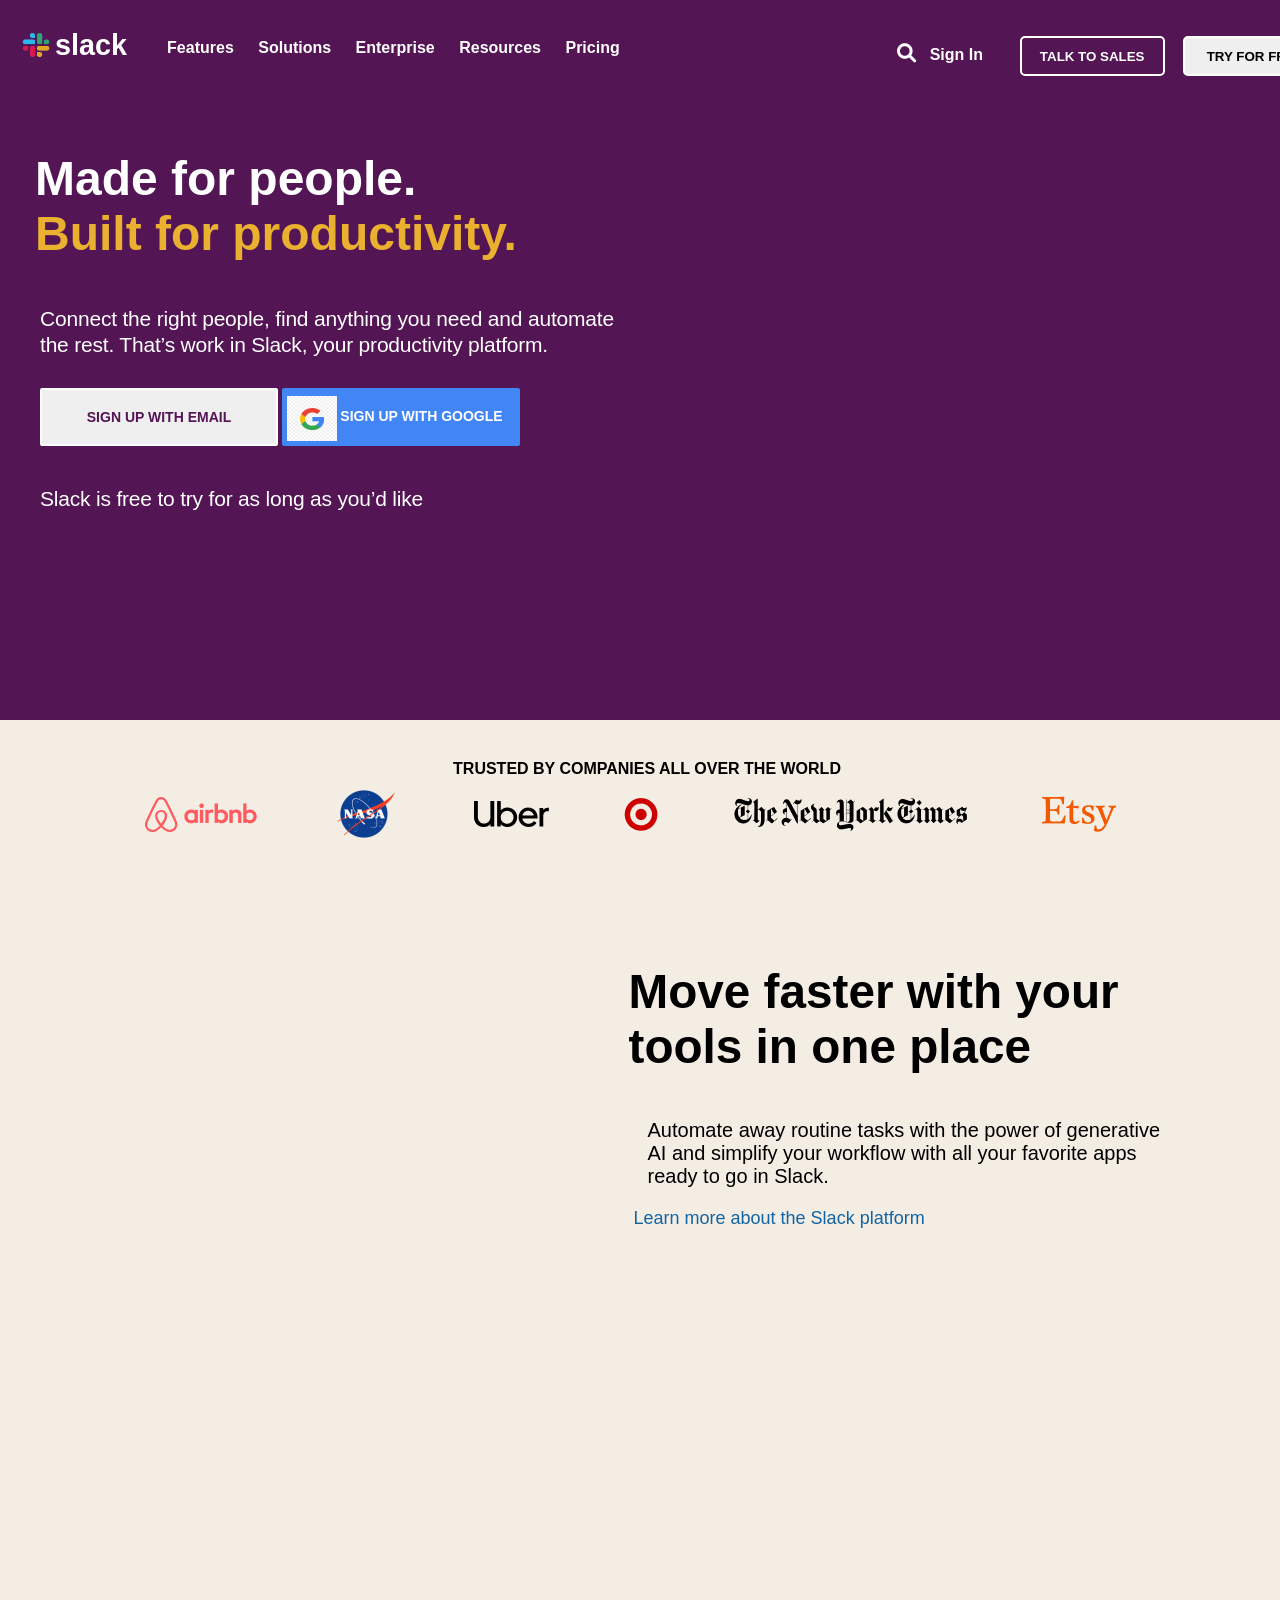
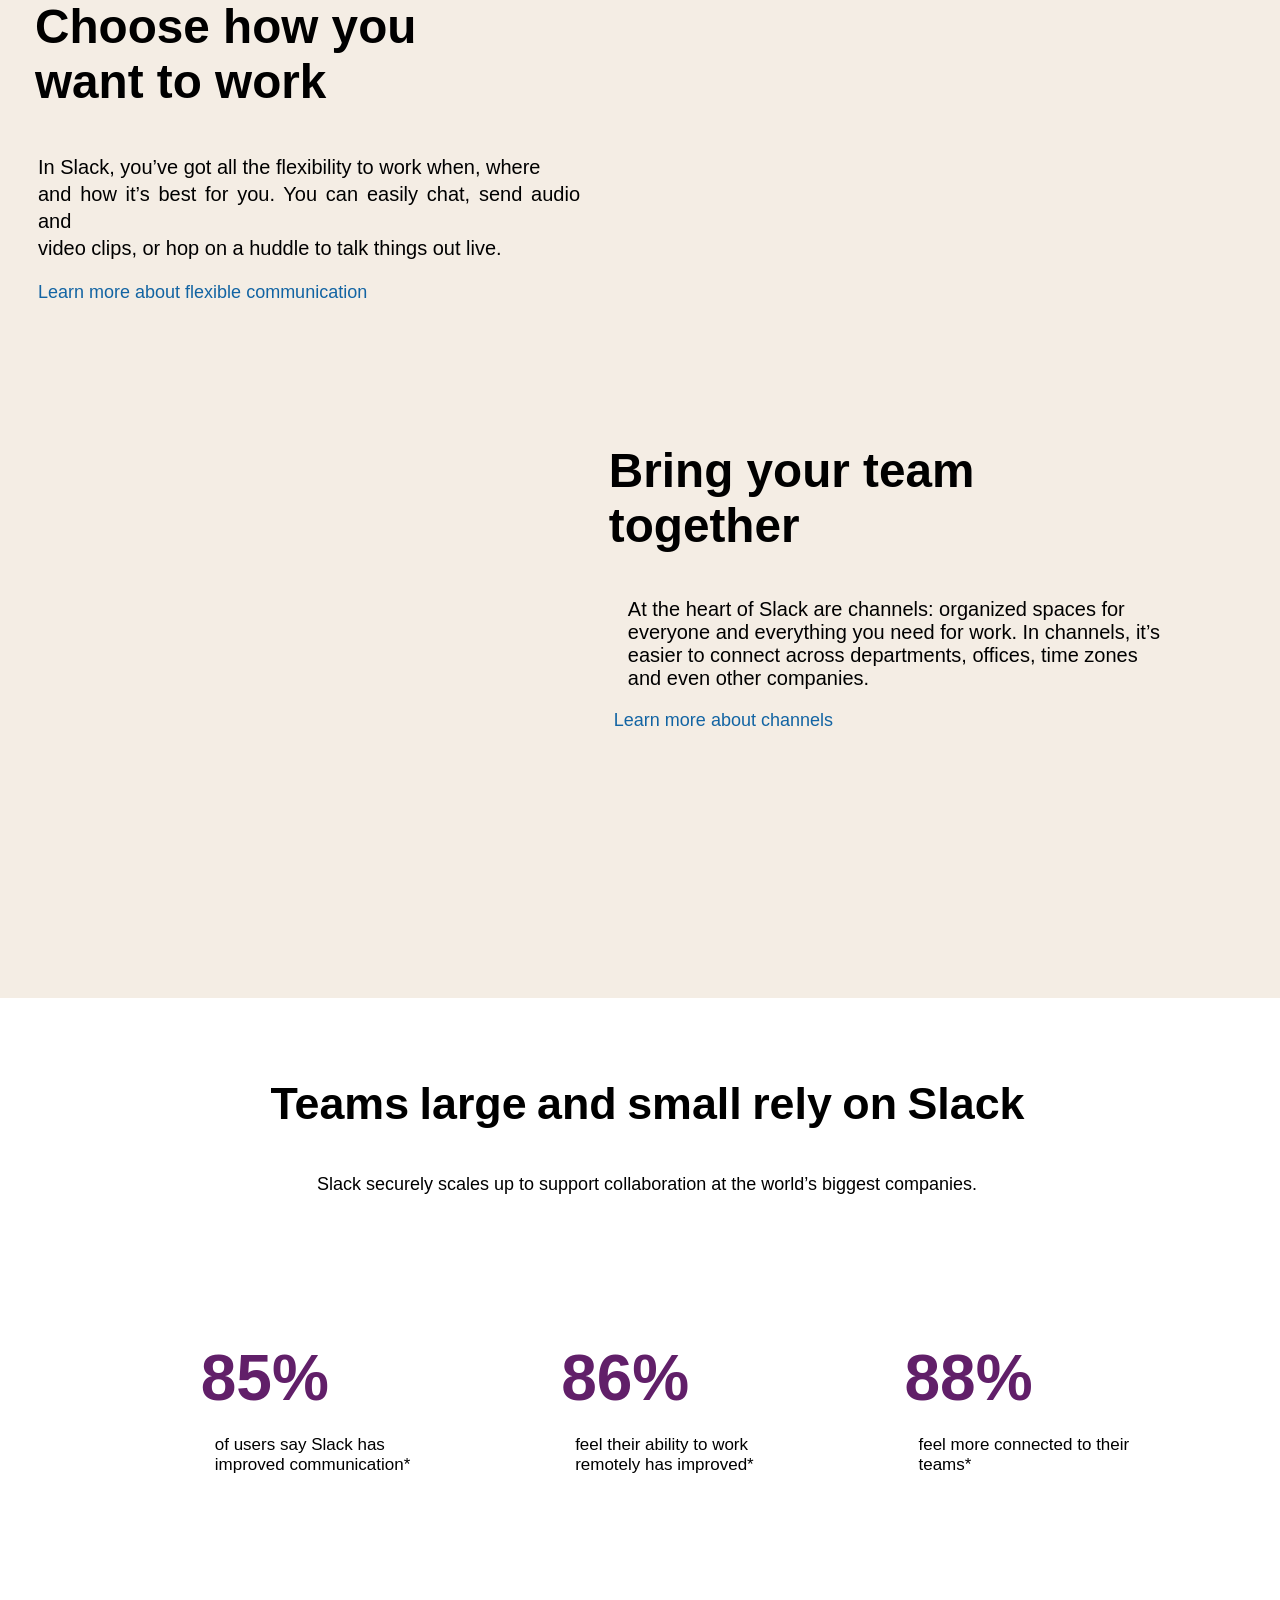
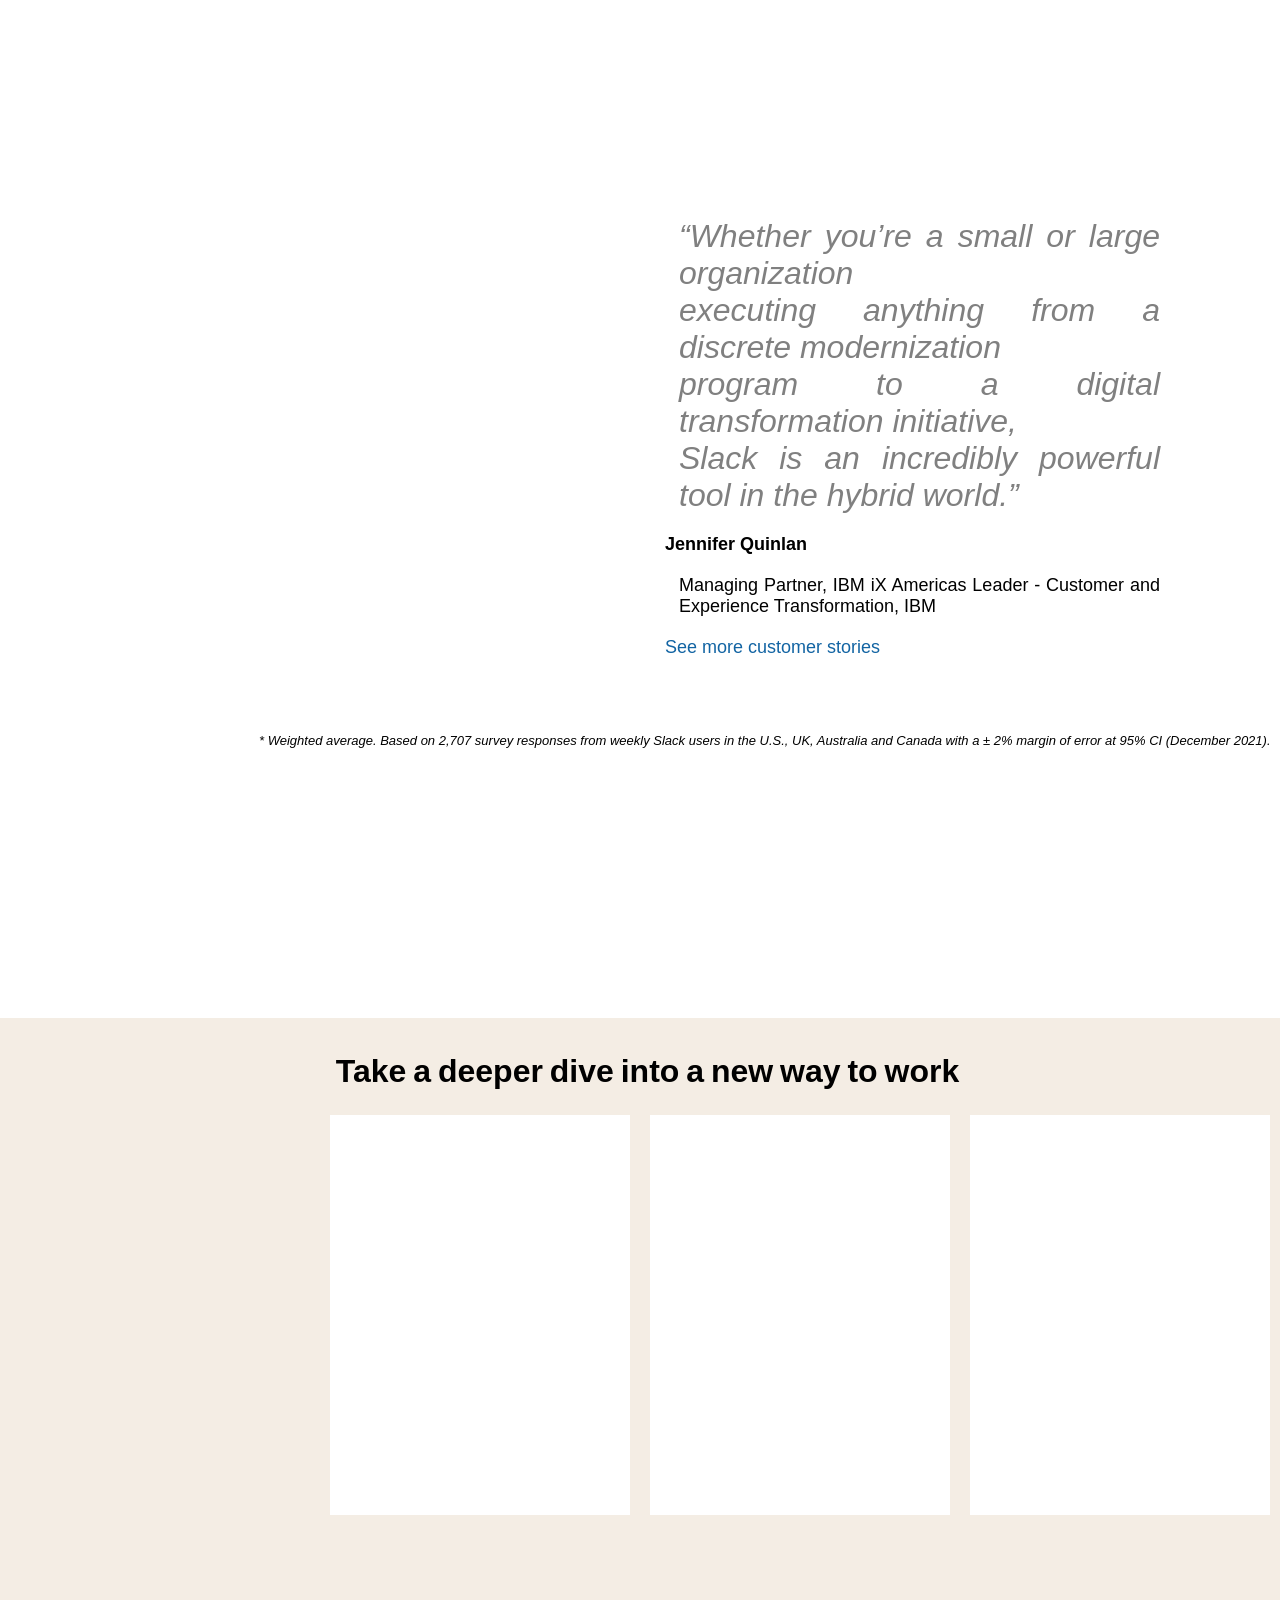
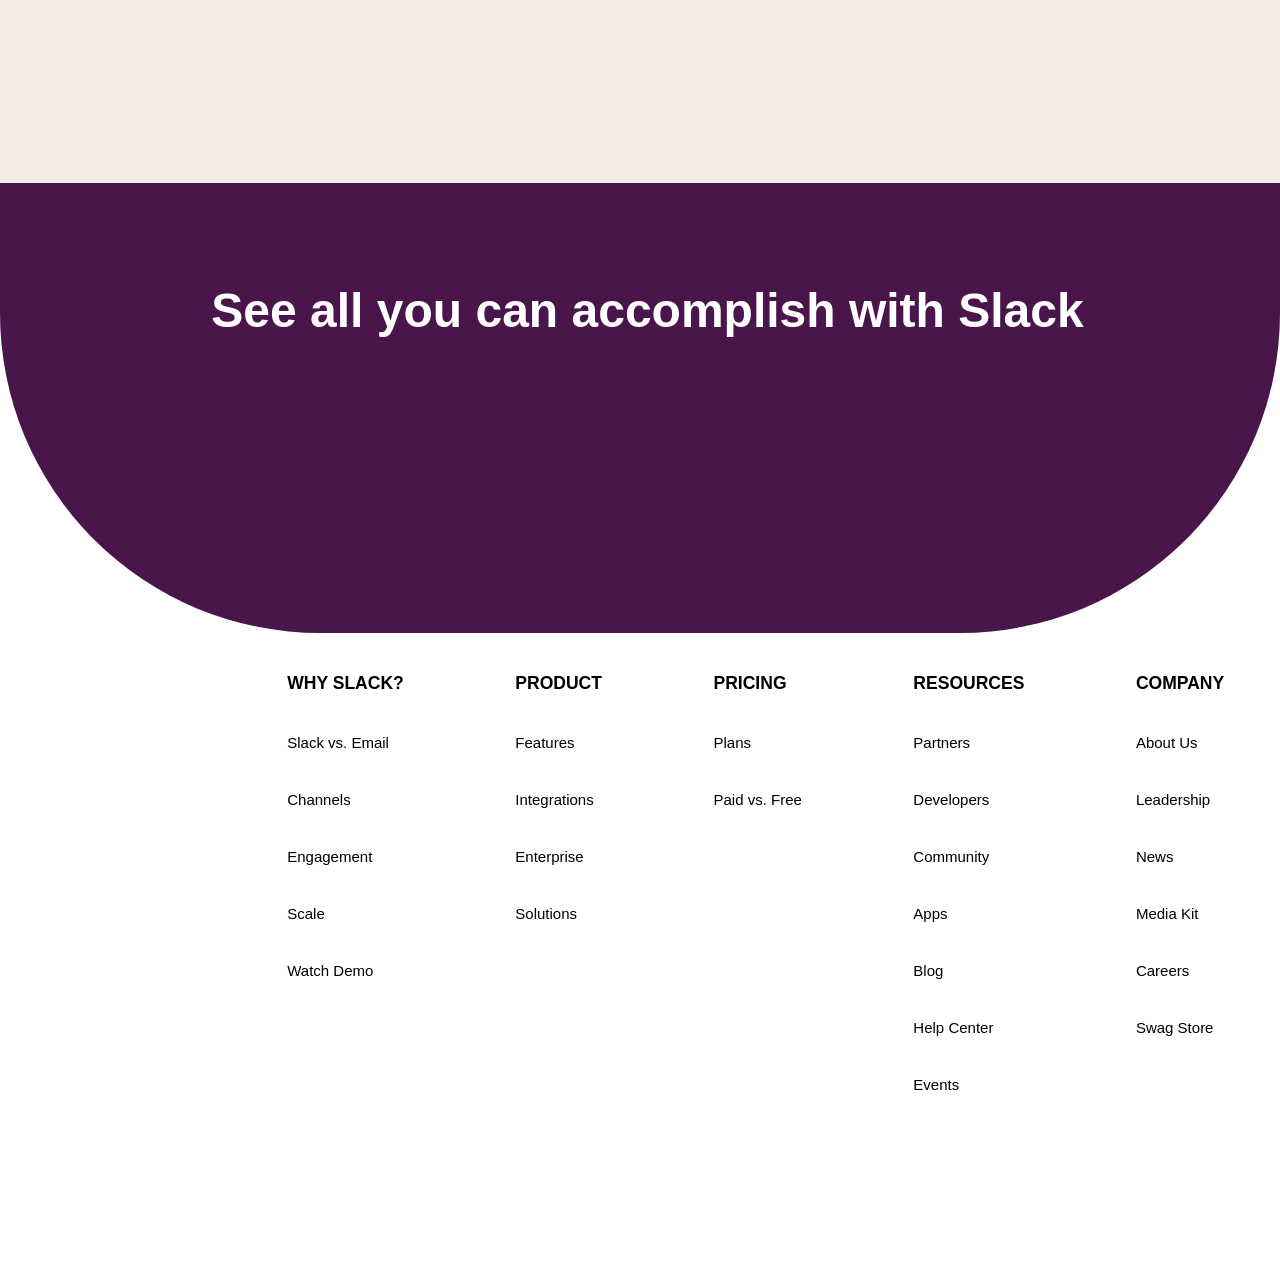
<file: index.html>
<!DOCTYPE html>
<html lang="en">
  <head>
    <meta charset="UTF-8" />
    <meta name="viewport" content="width=device-width, initial-scale=1.0" />
    <title>Slack2Com</title>
    <link rel="stylesheet" href="style.css" />
    <link
      rel="stylesheet"
      href="https://cdnjs.cloudflare.com/ajax/libs/font-awesome/6.0.0/css/all.min.css"
    />

    <link href="https://unpkg.com/aos@2.3.1/dist/aos.css" rel="stylesheet">

  </head>
  <body>

    <div class="Container">
    <header>
      <div class="first-part">
        <div class="logo">
          <h2>slack</h2>
          <img src="/images__2_-removebg-preview.png" alt="Slack" />
        </div>
        <div class="menus">
          <a href="">Features</a>
          <a href="">Solutions</a>
          <a href="">Enterprise</a>
          <a href="">Resources</a>
          <a href="">Pricing</a>
        </div>

        <div class="second-part">
          <div class="sign-in">
            <a href=""> <strong>Sign In</strong></a>

            <div class="icon">
              <i class="fa fa-search"></i>
            </div>
          </div>
          <div class="nonbutton">
            <button class="button1 btn">TALK TO SALES</button>
            <button class="button2 btn">TRY FOR FREE</button>
          </div>
        </div>
      </div>


      <div class="mainpart">

      <div class="third-part">
<h2>Made for people. <br><span>Built for productivity.</span></h2>
<p>Connect the right people, find anything you need and automate<br> the rest. That’s work in Slack, your productivity platform.

</p>

<div class="big-buttons">

  <button class="bigbtn bigbtn1">SIGN UP WITH EMAIL</button>
  <button class="bigbtn bigbtn2"><img src="/google.png" alt="Image Alt Text" width="100" height="100"><span class="SPAN">SIGN UP WITH GOOGLE</span></button>

<p class="paragraph">Slack is free to try for as long as you’d like
</p>
</div>


      </div>

      <div class="left-part">

        <video src="/ia4-hero-product-ui.mp4" autoplay muted></video>

        <!-- <div class="circle-div">

          <div class="mac-div">

            <nav>

              <img src="/image.png" alt="">

            </nav>

            <div class="white-div">


            </div>

          </div>
          

          <div class="overlay">

            <img src="/pngwing.com.png" alt=""> -->
          </div>
        </div>

      </div>
    </header>

    <main>

      <p>TRUSTED BY COMPANIES ALL OVER THE WORLD</p>

      <div class="main-logos">

        <img src="/airbnb-logo.png" alt="">
        <img src="/logo-nasa.png" alt="">
        <img src="/uber.png" alt="">
        <img src="/target-logo.png" alt="">
        <img src="/nyt.png" alt="">
        <img src="/logo-etsy.png" alt="">



      </div>
    </div>

    </main>


   

  </div>

  <div class="fifth-part">

    <div class="fthvideo"> <video src="/video2.webm" data-aos="zoom-in-right" autoplay muted></video></div>
    <div class="fthcontent">

      <h2>Move faster with your <br> tools in one place</h2>
      <p>Automate away routine tasks with the power of generative <br> AI and simplify your workflow with all your favorite apps <br> ready to go in Slack.
      </p>

      <a href="">Learn more about the Slack platform</a>

    </div>


  </div>

  <div class="sixth-part">
    <div class="sthcontent">

      <h2>Choose how you <br> want to work
      </h2>
      <p>In Slack, you’ve got all the flexibility to work when, where <br> and how it’s best for you. You can easily chat, send audio and <br> video clips, or hop on a  huddle to talk things out live.
      </p>

      <a href="">Learn more about flexible communication</a>

    </div>

    <div class="sixthvideo"> <video src="/video3.webm" data-aos="zoom-in-right" autoplay muted></video></div>



  </div>

  <div class="seventh-part">
    <div class="seventhvideo" data-aos="zoom-in-right"> <video src="/video4.webm" autoplay muted></video></div>
    <div class="seventhcontent">

      <h2>Bring your team <br> together
      </h2>
      <p>At the heart of Slack are channels: organized spaces for <br> everyone and everything you need for work. In channels, it’s <br> easier to connect across departments, offices, time zones <br> and even other companies.


      </p>

      <a href="">Learn more about channels</a>

    </div>


  </div>

  <div class="eighth-part">

    <h2>Teams large and small rely on Slack
    </h2>

    <p>Slack securely scales up to support collaboration at the world’s biggest companies.

    </p>

    <div class="eight-btns">

<button class=" ebtn1 bigbtn" data-aos="flip-right">MEET SLACK FOR ENTERPRISE</button>
<button class="ebtn2 bigbtn"data-aos="flip-right">TALK TO SALES</button>

    </div>

    <div class="H3s">

<h3>85%
  <p>of users say Slack has <br> improved communication*</p>

</h3>
<h3>86%
  <p>feel their ability to work <br> remotely has improved*</p>


</h3>
<h3>88%

  <p>feel more connected to their <br>teams*</p>

</h3>

    </div>

  </div>

  <div class="ninth-part">

    <div class="ninththvideo fthvideo"> <video src="/video5.mp4" data-aos="zoom-in-right" autoplay muted></video></div>
    <div class="ninthhcontent fthcontent">

      <p style="font-weight: 100; color: gray;">“Whether you’re a small or large organization <br> executing anything from a discrete modernization <br>program to a digital transformation initiative, <br>Slack is an incredibly powerful tool in the hybrid world.”
      </p>

<h4>Jennifer Quinlan</h4>
      <p class="below-para" style="font-size: 18px; font-style: normal;">Managing Partner, IBM iX Americas Leader - Customer and Experience Transformation, IBM
      </p>
      <a href="">See more customer stories</a>

      <p style="font-size: 13px; padding-top: 95px; white-space: nowrap; justify-content: baseline; position: relative; right: 420px; width: 100px;">* Weighted average. Based on 2,707 survey responses from weekly Slack users in the U.S., UK, Australia and Canada with a ± 2% margin of error at 95% CI (December 2021).

      </p>

    </div>



  </div>

  <div class="tenth-part">
<h2>Take a deeper dive into a new way to work
</h2>

<div class="sec-container">

  <div class="section1 section" data-aos="flip-left">

    <img src="/section1.png" alt="">
    <h5>Event</h5>
    <p>Ready for the future of <br> AI In Slack?</p>

    <a href=""> WATCH ON DIAMOND</a>


  </div>
  <div class="section2 section">

    <div class="section1 section" data-aos="flip-left">

      <img src="/section2.jpg" alt="">
      <h5>Event</h5>
      <p>Ready for the future of <br> AI In Slack?</p>
  
      <a href=""> WATCH ON DIAMOND</a>
  
  
    </div>


  </div>
  <div class="section3 section">

    <div class="section1 section" data-aos="flip-left">

      <img src="/section3.jpg" alt="">
      <h5>Event</h5>
      <p>Ready for the future of <br> AI In Slack?</p>
  
      <a href=""> WATCH ON DIAMOND</a>
  
  
    </div>

  </div>
  <div class="section4 section">

    <div class="section1 section" data-aos="flip-left">

      <img src="/section5.jpg" alt="">
      <h5>Event</h5>
      <p>Ready for the future of <br> AI In Slack?</p>
  
      <a href=""> WATCH ON DIAMOND</a>
  
  
    </div>


  </div>



</div>

  </div>

  <div class="Eleventh-part">


    <h2>See all you can accomplish with Slack</h2>

    <div class="eleventh-buttons " >

    <button class="elbtn1 ebtn1 bigbtn" data-aos="flip-left"
    data-aos-easing="ease-out-cubic"
    data-aos-duration="2000">TRY FOR FREE</button>
    <button class=" elbtn2 ebtn1 bigbtn" data-aos="flip-left"
    data-aos-easing="ease-out-cubic"
    data-aos-duration="2000">TALK TO SALES</button>
  </div>

  </div>

  <footer>


    <img src="/images__2_-removebg-preview.png" alt="" data-aos="flip-left"
    data-aos-easing="ease-out-cubic"
    data-aos-duration="2000">
<ul>

  <h3>WHY SLACK?
  </h3>
  <li>Slack vs. Email</li>
  <li>Channels</li>
  <li>Engagement</li>
  <li>Scale</li>
  <li>Watch Demo</li>
</ul>


<ul>
  <h3>PRODUCT</h3>
  <li>Features</li>
  <li>Integrations</li>
  <li>Enterprise</li>
  <li>Solutions</li>
</ul>


<ul>
  <h3>PRICING</h3>
  <li>Plans</li>
  <li>Paid vs. Free</li>
</ul>


<ul>
  <h3>RESOURCES</h3>
  <li>Partners</li>
  <li>Developers</li>
  <li>Community</li>
  <li>Apps</li>
  <li>Blog</li>
  <li>Help Center</li>
  <li>Events</li>

</ul>
<ul>

  <h3>COMPANY</h3>
  <li>About Us</li>
  <li>Leadership</li>
  <li>News</li>
  <li>Media Kit</li>
  <li>Careers</li>
  <li>Swag Store</li>
</ul>
    
  </footer>

  <script src="https://unpkg.com/aos@2.3.1/dist/aos.js"></script>
  <script>
    AOS.init();
  </script>

  </body>
</html>
</file>
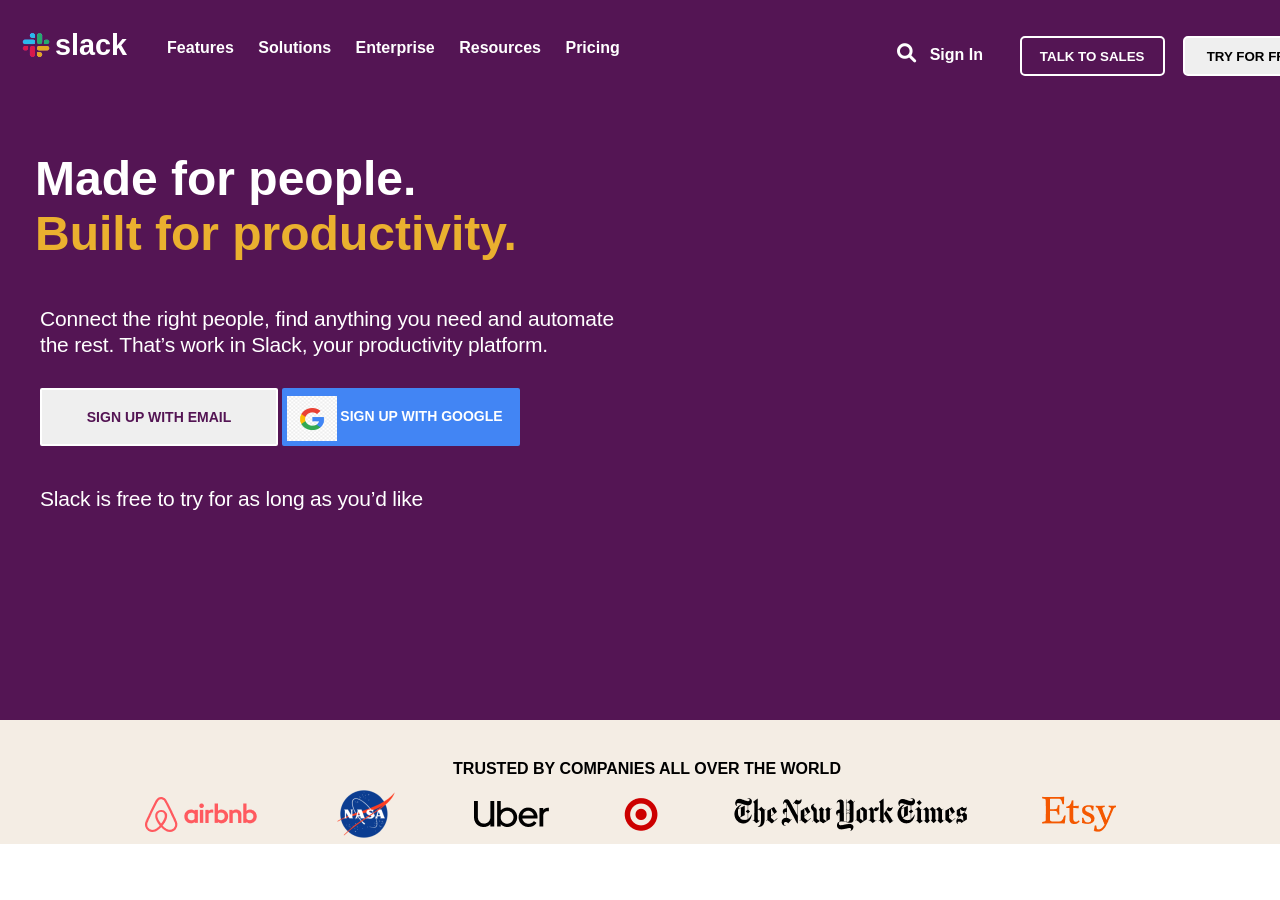
<file: Slack.html>
<!DOCTYPE html>
<html lang="en">
  <head>
    <meta charset="UTF-8" />
    <meta name="viewport" content="width=device-width, initial-scale=1.0" />
    <title>Slack2Com</title>
    <link rel="stylesheet" href="style.css" />
    <link
      rel="stylesheet"
      href="https://cdnjs.cloudflare.com/ajax/libs/font-awesome/6.0.0/css/all.min.css"
    />
  </head>
  <body>
    <header>
      <div class="first-part">
        <div class="logo">
          <h2>slack</h2>
          <img src="/images__2_-removebg-preview.png" alt="Slack" />
        </div>
        <div class="menus">
          <a href="">Features</a>
          <a href="">Solutions</a>
          <a href="">Enterprise</a>
          <a href="">Resources</a>
          <a href="">Pricing</a>
        </div>

        <div class="second-part">
          <div class="sign-in">
            <a href=""> <strong>Sign In</strong></a>

            <div class="icon">
              <i class="fa fa-search"></i>
            </div>
          </div>
          <div class="nonbutton">
            <button class="button1 btn">TALK TO SALES</button>
            <button class="button2 btn">TRY FOR FREE</button>
          </div>
        </div>
      </div>

      <div class="third-part">
<h2>Made for people. <br><span>Built for productivity.</span></h2>
<p>Connect the right people, find anything you need and automate<br> the rest. That’s work in Slack, your productivity platform.

</p>

<div class="big-buttons">

  <button class="bigbtn bigbtn1">SIGN UP WITH EMAIL</button>
  <button class="bigbtn bigbtn2"><img src="/google.png" alt="Image Alt Text" width="100" height="100"><span class="SPAN">SIGN UP WITH GOOGLE</span></button>

<p class="paragraph">Slack is free to try for as long as you’d like
</p>
</div>


      </div>

      <div class="left-part">

        <video src="/ia4-hero-product-ui.mp4" autoplay muted></video>

        <!-- <div class="circle-div">

          <div class="mac-div">

            <nav>

              <img src="/image.png" alt="">

            </nav>

            <div class="white-div">


            </div>

          </div>
          

          <div class="overlay">

            <img src="/pngwing.com.png" alt=""> -->
          </div>
        </div>

      </div>
    </header>

    <main>

      <p>TRUSTED BY COMPANIES ALL OVER THE WORLD</p>

      <div class="main-logos">

        <img src="/airbnb-logo.png" alt="">
        <img src="/logo-nasa.png" alt="">
        <img src="/uber.png" alt="">
        <img src="/target-logo.png" alt="">
        <img src="/nyt.png" alt="">
        <img src="/logo-etsy.png" alt="">



      </div>

    </main>
  </body>
</html>
</file>
<file: style.css>
* {
  padding: 0;
  margin: 0;
  box-sizing: border-box;
  font-family: sans-serif;
}

body {
}

.Container {
  width: 100%;
  height: 80vh;
}

header {
  width: 100vw;
  height: 80vh;
  background-color: rgb(84, 21, 84);
  padding-top: 15px;
  color: white;
  padding-left: 20px;
  /* padding-left: 50px; */
}

.menus a {
  display: inline-block;
  text-decoration: none;
  padding: 10px 10px 10px 10px;

  font-weight: 700;
  font-size: 1rem;
}

a {
  font-size: 10px;
}

.menus {
  padding-left: 10px;
  margin-left: 20px;
  margin-top: 6px;
}

/* The main part: */

.first-part {
  display: flex;
  padding-top: 8px;
  padding-left: 20px;
}

.logo h2,
img {
  padding-top: 6px;
}

h2 {
  font-size: 1.8rem;
  padding-bottom: 25px;
  padding-left: 15px;
}

a {
  text-decoration: none;
  font-size: 1rem;
  color: white;
}

.nonbutton {
  display: flex;
  position: relative;
  left: 100px;
  bottom: 17px;
}

.btn {
  border: 2px solid white;
  border-radius: 5px;
  width: 145px;
  height: 40px;
  font-weight: 700;
  margin: 8px 8px 10px 10px;
  text-align: center;
}

.button1 {
  background-color: transparent;
  color: white;
}

.btn:hover {
  transform: scale(1.2);
}

.sign-in {
  display: inline;
  justify-content: end;
  position: relative;
  left: 20px;
  top: 20px;
  font-weight: bolder;
}

.second-part {
  position: relative;
  left: 280px;
}
.logo img {
  width: 60px;
  height: 60px;
  display: inline-block;
  position: relative;
  right: 34px;
  bottom: 75px;
}

.icon {
  display: inline-block;
  align-items: right;
  position: relative;
  right: 90px;
  font-weight: 200;
  font-size: 1.2rem;
}

.third-part h2 {
  font-size: 3rem;
  display: inline-block;
}

span {
  color: rgb(234, 176, 47);
}

/* The Third part: */

.third-part p {
  font-size: 21px;
  line-height: 26px;
  margin-left: 0;
  padding-left: 20px;
  letter-spacing: -0.2px;
  font-weight: 500;
}

.big-buttons {
  padding-top: 30px;
  padding-left: 20px;
  position: relative;
}

.bigbtn {
  border: 2px solid white;
  border-radius: 2px;
  width: 238px;
  height: 58px;
  font-weight: 600;
  font-size: 14px;
  letter-spacing: 0.8;
}

.bigbtn1 {
  color: rgb(84, 21, 84);
}

.bigbtn2 {
  background-color: rgb(66, 133, 244);
  border: 2px solid rgb(66, 133, 244);
  color: white;
  display: inline-block;
  vertical-align: top;
}

.bigbtn2 img {
  width: 60px;
  height: 56px;
  background-size: cover;
  background-repeat: no-repeat;
  display: block;
  padding-bottom: 5px;
  padding-right: 10px;
  margin-left: 3px;
  display: block;
}

.SPAN {
  position: relative;
  bottom: 38px;
  left: 20px;
  color: white;
  line-height: 10px;
}

.paragraph {
  color: white;
  display: block;
  position: relative;
  right: 20px;
  top: 20px;
}

/* .left-part {

  background-color: rgb(90, 24, 90);
  opacity: 2px;
  width: 625px;
  height: 400px;
  display: inline-block;
  position: absolute;
  bottom: 700px;
  left: 650px;
  top: 150px;
  margin-left: 28px;
} */

.left-part video {
  height: 380px;
  position: absolute;
  /* left: 480px;   */
  /* left: 505px; */
  bottom: 150px;
}

.left-part {
  display: flex;
  justify-content: right;
}

/* .circle-div{

  position: relative;
  top: 120px;
  right: 5px;

  width: 100%;
  height: 260px;
  background-color: rgb(75, 10, 75);
border-left: 2px solid rgb(90, 24, 90);
border-radius: 130px;

}

.mac-div{

  width: 70%;
  height: 280px;
  
  background-color:rgba(207, 45, 207, 0.450);
  position: relative;
  left: 187px;
  bottom: 115px;

}

.mac-div img {

  position:relative;
  bottom: 10px;
  width: 100%;
  height: 30px;
}

.overlay {

  display: inline-block;
  position: relative;
}

.overlay img {

  display: inline-block;

  width: 270px;
  height: 370px;
  position: absolute;
  bottom: 20px;
  box-shadow: solid white  50px;
}

.white-div {

  width: 85%;
  height: 250px;
  background-color: white;
position: relative;
left: 60px;
bottom: 12px;
} */

/* The main part: */

main {
  width: 100vw;
  background-color: rgb(244, 237, 228);
}

main p {
  display: flex;
  justify-content: center;
  font-weight: 600;
  padding-top: 40px;
}

.main-logos {
  display: inline-flex;
  height: 100%;
  align-items: center;
  padding-left: 70px;
}

.main-logos img {
  position: relative;
  /* left: 700px; */

  padding-left: 75px;
}

/* fifth-part starts here */

.fifth-part {
  width: 100%;
  height: 75vh;
  display: flex;
  justify-content: space-between;
  padding-top: 40px;
  background-color: rgb(244, 237, 228);
}

.fthvideo video {
  width: 600px;
  height: 400px;
  border-start-end-radius: 200px;
  border-end-end-radius: 200px;
}

.fthcontent h2 {
  font-size: 2.98rem;
  position: relative;
  right: 20px;
}

.fthcontent {
  padding-right: 100px;
  align-items: center;
  padding-top: 80px;
}

.fthcontent p {
  font-size: 20px;
  padding-right: 20px;
  text-align: justify;
}

.fthcontent a {
  text-decoration: none;
  color: rgb(18, 100, 163);
  font-size: 18px;
  position: relative;
  top: 20px;
}

/* Sixth-part starts */

.sixth-part {
  display: flex;
  justify-content: space-between;
  background-color: rgb(244, 237, 228);
}

.sixthvideo video {
  width: 600px;
  height: 400px;
  border-start-end-radius: 97px;
  /* border-end-end-radius: 200px; */
}

.sixthvideo {
  position: relative;
  left: 1px;
}

.sthcontent a {
  text-decoration: none;
  color: rgb(18, 100, 163);
  font-size: 18px;
  position: relative;
  top: 20px;
  padding-left: 38px;
}

.sthcontent {
  padding-right: 100px;
  align-items: center;
  padding-top: 80px;
}

.sthcontent p {
  font-size: 20px;
  padding-left: 38px;
  text-align: justify;
  line-height: 27px;
}

.sthcontent h2 {
  font-size: 2.98rem;
  position: relative;
  left: 20px;
}

/* Seventh-part starts here: */

.seventh-part {
  width: 100%;
  height: 75vh;
  display: flex;
  justify-content: space-between;
  padding-top: 40px;
  background-color: rgb(244, 237, 228);
}

.seventhvideo video {
  width: 600px;
  height: 400px;
  border-start-end-radius: 200px;
  border-end-end-radius: 200px;
}

.seventhcontent h2 {
  font-size: 2.98rem;
  position: relative;
  right: 20px;
}

.seventhcontent {
  padding-right: 100px;
  align-items: center;
  padding-top: 80px;
}

.seventhcontent p {
  font-size: 20px;
  padding-right: 20px;
  text-align: justify;
}

.seventhcontent a {
  text-decoration: none;
  color: rgb(18, 100, 163);
  font-size: 18px;
  position: relative;
  top: 20px;
}

/* Eight-part starts here: */

.eighth-part {
  width: 100%;
  height: 80vh;
}

.eighth-part h2 {
  font-size: 2.8rem;
  text-align: center;
  word-spacing: -2px;
  padding-top: 80px;
}

.eighth-part p {
  text-align: center;
  font-size: 18px;
}

.eight-btns {
  display: flex;
  justify-content: center;
  padding-top: 30px;
  font-weight: 500;
}

.eight-btns button {
  margin-left: 10px;
  border-radius: 5px;
}

.ebtn1 {
  width: 320px;
  background-color: rgb(94, 30, 101);
  color: white;
  padding: 5px;
}

.ebtn2 {
  color: rgb(94, 30, 101);
  border: 2px solid rgb(94, 30, 101);
  height: 55px;
  width: 200px;
  padding: 10px;
}

.ebtn1:hover {
  background-color: rgb(66, 17, 72);
  transition: 2ms;
  transform: scale(0.95);
}

.ebtn2:hover {
  outline: none;

  border: 3px solid rgb(66, 17, 72);
  transition: 2ms;
  transform: scale(1.1);
  transform: scale(0.95);
}

.H3s {
  display: flex;
  justify-content: space-evenly;
  padding-top: 58px;
  padding-left: 50px;
}

.H3s h3 {
  font-size: 4rem;
  color: rgb(97, 31, 105);
  font-weight: 700;
}

.H3s p {
  text-align: justify;
  position: relative;
  color: black;
  font-weight: 200;
  font-size: 17px;
}


/* ninth-part starts here */

.ninth-part{

  width: 100%;
  height: 100vh;
  display: flex;
}

.ninthhcontent p {
  font-size: 2rem;
  padding-right: 20px;
  text-align: justify;
  font-style: italic;
}

.ninthhcontent a {
  text-decoration: none;
  color: rgb(18, 100, 163);
  font-size: 18px;
  position: relative;
  top: 20px;
}

.ninthhcontent {

  padding-left: 65px;
 
}

.ninththvideo video {
  width: 600px;
  height: 400px;
  border-start-end-radius: 200px;
  border-end-end-radius: 200px;
  padding-top: 60px;
}

.below-para, h4 {

  padding-top: 20px;

} 

.ninthhcontent h4{

  font-weight: 600;
  font-size: 18px;

}

/* tenth-part starts here */

.tenth-part{

  width: 100%;
  height: 85vh;
  background-color: rgb(244,237,228);
}

.tenth-part h2 {

  text-align: center;
  padding-top: 35px;
  font-size: 2rem;
  word-spacing: -2px;

}

.section{

width: 300px;
height: 400px;
background-color: blue;
background-color: white;
/* box-shadow: 0 2px 4px rgba(0, 0, 0, 0.1), 0 4px 8px rgba(0, 0, 0, 0.1); */



}


.section2{

  margin-left: 20px;

}


.section3{

  margin-left: 20px;

}


.section4{

  margin-left: 20px;

}

.section img{

  width: 258px;
  height: 185px;
  margin-left:22px ;
  margin-top: 8px;
  
}

.section p{

  font-size: 1.45rem;
  font-weight: 600;
  padding-bottom:15px ;
}

.section h5, p{

  padding-top: 20px;
  padding-left: 14px;
}

.sec-container{

  display: flex;
  justify-content: center;
}

.section a {
  text-decoration: none;
  color: rgb(18, 100, 163);
  font-size: 16px;
  position: relative;
  top: 45px;
  left: 15px;
  font-weight: 600;

}

.section1:hover{
  transform: scale(1.2);
  transition: 60ms;

}

.section:hover{

  transform: scale(0.98);
  transition: 60ms;
}

/* Eleventh-part starts here */

.Eleventh-part{

  width: 100%;
  height: 50vh;
  background-color: rgb(74,21,75);
  color: white;
  border-bottom-left-radius: 320px;
  border-bottom-right-radius: 320px;

}

.Eleventh-part h2{

  font-size: 3rem;
  text-align: center;
  padding-top: 100px;
}

.eleventh-buttons{

  display: flex;
  justify-content: center;


}

.eleventh-buttons button{

  width: 200px;
  margin-left: 10px;
}

.elbtn1{

  background-color: white;
  color:rgb(74,21,75) ;
}

.elbtn1:hover{

  background-color: white;
  font-weight: 800;

}

.elbtn2:hover{

  border: 2px solid white;

}

/* footer part starts here */

footer{

  width: 100%;
  height: 70vh;
  display: flex;
  justify-content: space-around;
  font-size: 15px;
}

footer ul{
padding-top: 40px;

}

footer ul li{
  padding-top: 40px;
  list-style: none;
  
  }

  footer img{

    width: 120px;
    height: 120px;

  }
</file>
